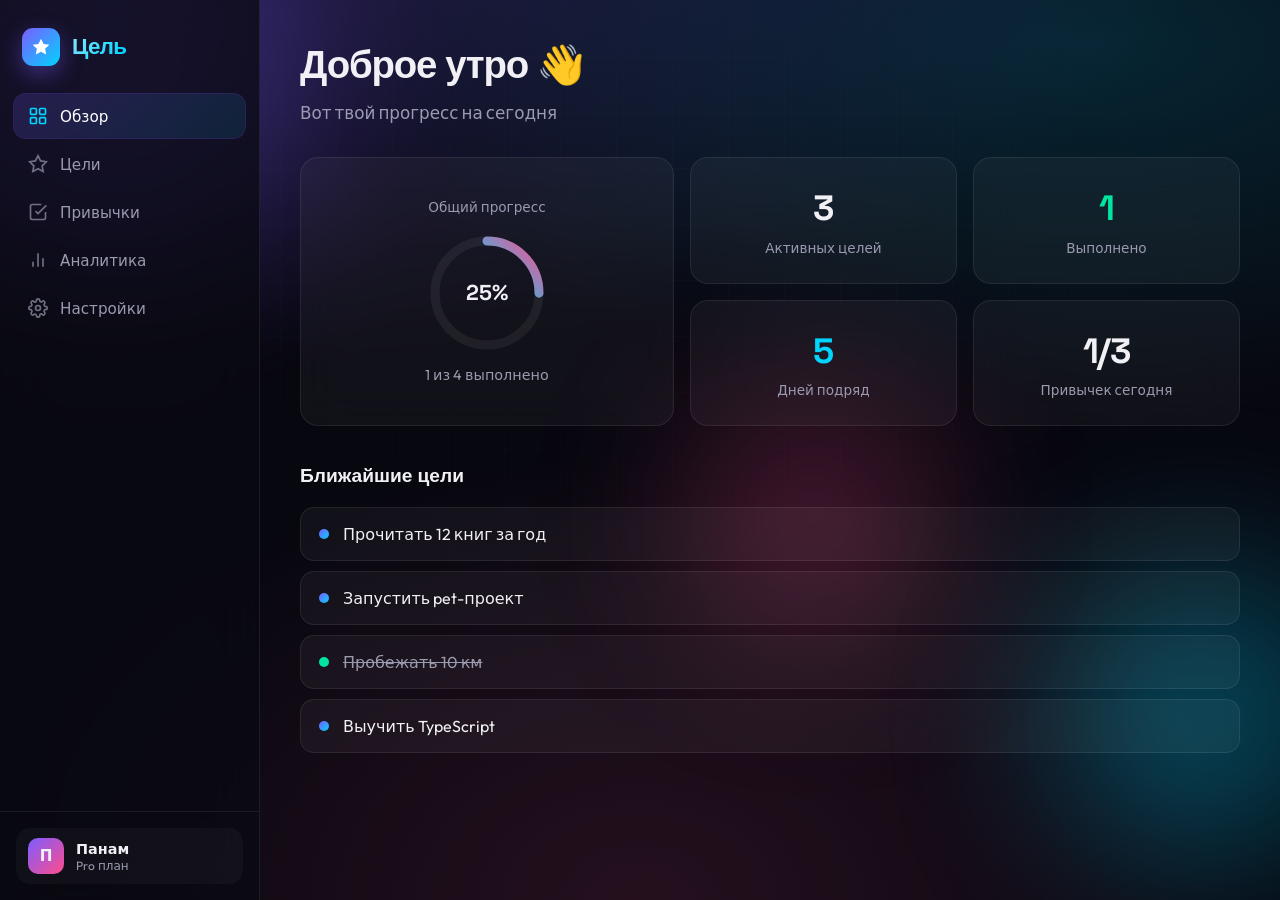
<file: index.html>
<!DOCTYPE html>
<html lang="ru">
<head>
  <meta charset="UTF-8" />
  <meta name="viewport" content="width=device-width, initial-scale=1.0" />
  
  <!-- Primary SEO -->
  <title>Цель — Трекер целей и привычек | Бесплатный онлайн-трекер</title>
  <meta name="description" content="Красивый бесплатный трекер целей и привычек с 3D-анимациями. Ставь цели, отмечай прогресс, развивай привычки и следи за статистикой. Без регистрации." />
  <meta name="keywords" content="трекер целей, трекер привычек, goal tracker, habit tracker, список целей, продуктивность, планирование, привычки" />
  <meta name="author" content="PanamCode" />
  <meta name="robots" content="index, follow" />
  <link rel="canonical" href="https://panamcode.github.io/goal-tracker/" />

  <!-- Open Graph / Social -->
  <meta property="og:type" content="website" />
  <meta property="og:url" content="https://panamcode.github.io/goal-tracker/" />
  <meta property="og:title" content="Цель — Трекер целей и привычек" />
  <meta property="og:description" content="Красивый бесплатный трекер целей и привычек с 3D-анимациями. Без регистрации." />
  <meta property="og:locale" content="ru_RU" />

  <!-- Twitter -->
  <meta name="twitter:card" content="summary_large_image" />
  <meta name="twitter:title" content="Цель — Трекер целей и привычек" />
  <meta name="twitter:description" content="Красивый бесплатный трекер целей и привычек с 3D-анимациями. Без регистрации." />

  <link rel="preconnect" href="https://fonts.googleapis.com">
  <link rel="preconnect" href="https://fonts.gstatic.com" crossorigin>
  <link href="https://fonts.googleapis.com/css2?family=Outfit:wght@300;400;500;600;700;800&family=Space+Grotesk:wght@400;500;600;700&display=swap" rel="stylesheet">
  <link rel="stylesheet" href="css/style.css">
</head>
<body>
  <div class="bg-gradient"></div>
  <div class="bg-mesh"></div>
  <div class="orb orb-1"></div>
  <div class="orb orb-2"></div>
  <div class="orb orb-3"></div>
  <canvas id="confetti"></canvas>

  <div class="app">
    <aside class="sidebar" id="sidebar">
      <div class="sidebar-top">
        <div class="logo">
          <div class="logo-icon">
            <svg viewBox="0 0 24 24"><path d="M12 2L15.09 8.26L22 9.27L17 14.14L18.18 21.02L12 17.77L5.82 21.02L7 14.14L2 9.27L8.91 8.26L12 2Z"/></svg>
          </div>
          <span>Цель</span>
        </div>
      </div>

      <nav class="nav">
        <button class="nav-item active" data-view="dashboard">
          <svg viewBox="0 0 24 24" fill="none" stroke="currentColor" stroke-width="2"><rect x="3" y="3" width="7" height="7" rx="1"/><rect x="14" y="3" width="7" height="7" rx="1"/><rect x="3" y="14" width="7" height="7" rx="1"/><rect x="14" y="14" width="7" height="7" rx="1"/></svg>
          <span>Обзор</span>
        </button>
        <button class="nav-item" data-view="goals">
          <svg viewBox="0 0 24 24" fill="none" stroke="currentColor" stroke-width="2"><path d="M12 2L15.09 8.26L22 9.27L17 14.14L18.18 21.02L12 17.77L5.82 21.02L7 14.14L2 9.27L8.91 8.26L12 2Z"/></svg>
          <span>Цели</span>
        </button>
        <button class="nav-item" data-view="habits">
          <svg viewBox="0 0 24 24" fill="none" stroke="currentColor" stroke-width="2"><path d="M9 11l3 3L22 4"/><path d="M21 12v7a2 2 0 01-2 2H5a2 2 0 01-2-2V5a2 2 0 012-2h11"/></svg>
          <span>Привычки</span>
        </button>
        <button class="nav-item" data-view="stats">
          <svg viewBox="0 0 24 24" fill="none" stroke="currentColor" stroke-width="2"><path d="M18 20V10M12 20V4M6 20v-6"/></svg>
          <span>Аналитика</span>
        </button>
        <button class="nav-item" data-view="settings">
          <svg viewBox="0 0 24 24" fill="none" stroke="currentColor" stroke-width="2"><circle cx="12" cy="12" r="3"/><path d="M19.4 15a1.65 1.65 0 00.33 1.82l.06.06a2 2 0 01-2.83 2.83l-.06-.06a1.65 1.65 0 00-1.82-.33 1.65 1.65 0 00-1 1.51V21a2 2 0 01-4 0v-.09A1.65 1.65 0 009 19.4a1.65 1.65 0 00-1.82.33l-.06.06a2 2 0 01-2.83-2.83l.06-.06A1.65 1.65 0 004.68 15a1.65 1.65 0 00-1.51-1H3a2 2 0 010-4h.09A1.65 1.65 0 004.6 9a1.65 1.65 0 00-.33-1.82l-.06-.06a2 2 0 012.83-2.83l.06.06A1.65 1.65 0 009 4.68a1.65 1.65 0 001-1.51V3a2 2 0 014 0v.09a1.65 1.65 0 001 1.51 1.65 1.65 0 001.82-.33l.06-.06a2 2 0 012.83 2.83l-.06.06A1.65 1.65 0 0019.4 9a1.65 1.65 0 001.51 1H21a2 2 0 010 4h-.09a1.65 1.65 0 00-1.51 1z"/></svg>
          <span>Настройки</span>
        </button>
      </nav>

      <div class="sidebar-bottom">
        <div class="user-chip">
          <div class="avatar">П</div>
          <div class="user-info">
            <strong>Панам</strong>
            <span>Pro план</span>
          </div>
        </div>
      </div>
    </aside>

    <button class="mobile-menu-btn" id="mobile-menu-btn" aria-label="Меню">
      <svg viewBox="0 0 24 24" fill="none" stroke="currentColor" stroke-width="2"><path d="M3 12h18M3 6h18M3 18h18"/></svg>
    </button>

    <main class="main">
      <section class="view active" id="view-dashboard">
        <div class="view-header">
          <div>
            <h1 class="view-title">Доброе утро 👋</h1>
            <p class="view-subtitle">Вот твой прогресс на сегодня</p>
          </div>
        </div>

        <div class="dash-grid">
          <div class="dash-card glass big">
            <div class="dash-card-label">Общий прогресс</div>
            <div class="ring-wrap large">
              <svg viewBox="0 0 120 120">
                <defs>
                  <linearGradient id="ringGradient" x1="0%" y1="0%" x2="100%" y2="100%">
                    <stop offset="0%" stop-color="#7c5cff"/>
                    <stop offset="50%" stop-color="#00d4ff"/>
                    <stop offset="100%" stop-color="#ff4d8d"/>
                  </linearGradient>
                </defs>
                <circle class="ring-bg" cx="60" cy="60" r="52"/>
                <circle class="ring-progress" id="dash-ring" cx="60" cy="60" r="52"/>
              </svg>
              <div class="ring-text" id="dash-percent">0%</div>
            </div>
            <p class="dash-card-desc" id="dash-label">Загрузка...</p>
          </div>

          <div class="dash-card glass">
            <div class="dash-stat">
              <span class="dash-stat-num" id="dash-goals">0</span>
              <span class="dash-stat-label">Активных целей</span>
            </div>
          </div>
          <div class="dash-card glass">
            <div class="dash-stat">
              <span class="dash-stat-num success" id="dash-done">0</span>
              <span class="dash-stat-label">Выполнено</span>
            </div>
          </div>
          <div class="dash-card glass">
            <div class="dash-stat">
              <span class="dash-stat-num accent" id="dash-streak">0</span>
              <span class="dash-stat-label">Дней подряд</span>
            </div>
          </div>
          <div class="dash-card glass">
            <div class="dash-stat">
              <span class="dash-stat-num" id="dash-habits">0</span>
              <span class="dash-stat-label">Привычек сегодня</span>
            </div>
          </div>
        </div>

        <div class="section-block">
          <h2 class="section-title">Ближайшие цели</h2>
          <div class="mini-goals" id="mini-goals"></div>
        </div>
      </section>

      <section class="view" id="view-goals">
        <div class="view-header">
          <div>
            <h1 class="view-title">Мои цели</h1>
            <p class="view-subtitle">Превращай мечты в результаты</p>
          </div>
        </div>

        <form class="add-form" id="add-form">
          <input type="text" id="goal-input" placeholder="Что хочешь достичь?" autocomplete="off" maxlength="120">
          <button type="submit" class="add-btn">
            <svg viewBox="0 0 24 24" fill="none" stroke="currentColor" stroke-width="2.5"><path d="M12 5v14M5 12h14"/></svg>
            Добавить
          </button>
        </form>

        <div class="filter-tabs" id="goal-filters">
          <button class="filter-tab active" data-filter="all">Все</button>
          <button class="filter-tab" data-filter="active">В процессе</button>
          <button class="filter-tab" data-filter="done">Готово</button>
        </div>

        <div class="goals-grid" id="goals-grid"></div>
      </section>

      <section class="view" id="view-habits">
        <div class="view-header">
          <div>
            <h1 class="view-title">Привычки</h1>
            <p class="view-subtitle">Строй систему каждый день</p>
          </div>
        </div>

        <form class="add-form" id="habit-form">
          <input type="text" id="habit-input" placeholder="Новая привычка..." autocomplete="off" maxlength="80">
          <button type="submit" class="add-btn">
            <svg viewBox="0 0 24 24" fill="none" stroke="currentColor" stroke-width="2.5"><path d="M12 5v14M5 12h14"/></svg>
            Добавить
          </button>
        </form>

        <div class="habits-list" id="habits-list"></div>
      </section>

      <section class="view" id="view-stats">
        <div class="view-header">
          <div>
            <h1 class="view-title">Аналитика</h1>
            <p class="view-subtitle">Твой путь в цифрах</p>
          </div>
        </div>

        <div class="stats-grid">
          <div class="stats-card glass">
            <h3>Выполнение целей</h3>
            <div class="bar-chart" id="goals-chart"></div>
          </div>
          <div class="stats-card glass">
            <h3>Привычки за неделю</h3>
            <div class="week-bars" id="week-bars"></div>
          </div>
          <div class="stats-card glass wide">
            <h3>Активность</h3>
            <div class="activity-heatmap" id="heatmap"></div>
          </div>
        </div>
      </section>

      <section class="view" id="view-settings">
        <div class="view-header">
          <div>
            <h1 class="view-title">Настройки</h1>
            <p class="view-subtitle">Персонализируй опыт</p>
          </div>
        </div>

        <div class="settings-list">
          <div class="settings-group glass">
            <h3>Внешний вид</h3>
            <label class="setting-row">
              <span>Анимации</span>
              <input type="checkbox" id="setting-anim" checked>
            </label>
            <label class="setting-row">
              <span>Конфетти</span>
              <input type="checkbox" id="setting-confetti" checked>
            </label>
          </div>
          <div class="settings-group glass">
            <h3>Данные</h3>
            <button class="setting-btn danger" id="clear-data">Очистить все данные</button>
          </div>
          <div class="settings-group glass">
            <h3>О проекте</h3>
            <p class="about-text">Цель — трекер мечтаний. Сделано с любовью к деталям и 3D-анимациям.</p>
          </div>
        </div>
      </section>
    </main>
  </div>

  <div class="toast" id="toast"></div>
  <script src="js/app.js"></script>
</body>
</html>
</file>
<file: css/style.css>
:root {
  --bg: #07070f;
  --card: rgba(255, 255, 255, 0.045);
  --card-border: rgba(255, 255, 255, 0.08);
  --text: #f0f0f5;
  --muted: #9a9ab0;
  --accent1: #7c5cff;
  --accent2: #00d4ff;
  --accent3: #ff4d8d;
  --success: #00e5a0;
  --danger: #ff5c7a;
  --radius: 18px;
  --sidebar-w: 260px;
  --shadow: 0 25px 50px -12px rgba(0, 0, 0, 0.5);
  --ease: cubic-bezier(0.16, 1, 0.3, 1);
}

* { margin: 0; padding: 0; box-sizing: border-box; }
html { scroll-behavior: smooth; }

body {
  font-family: 'Outfit', system-ui, sans-serif;
  background: var(--bg);
  color: var(--text);
  min-height: 100vh;
  overflow-x: hidden;
  line-height: 1.5;
}

/* Background */
.bg-gradient {
  position: fixed; inset: 0; z-index: -2;
  background:
    radial-gradient(ellipse 80% 50% at 15% -10%, rgba(124, 92, 255, 0.22), transparent),
    radial-gradient(ellipse 60% 40% at 85% 5%, rgba(0, 212, 255, 0.15), transparent),
    radial-gradient(ellipse 50% 50% at 50% 100%, rgba(255, 77, 141, 0.12), transparent),
    var(--bg);
}
.bg-mesh {
  position: fixed; inset: 0; z-index: -1;
  background-image:
    linear-gradient(rgba(255,255,255,0.018) 1px, transparent 1px),
    linear-gradient(90deg, rgba(255,255,255,0.018) 1px, transparent 1px);
  background-size: 56px 56px;
  mask-image: radial-gradient(ellipse 70% 50% at 50% 30%, black, transparent);
  pointer-events: none;
}
.orb {
  position: fixed; border-radius: 50%; filter: blur(90px); opacity: 0.35; z-index: -1;
  animation: float 22s ease-in-out infinite; pointer-events: none;
}
.orb-1 { width: 380px; height: 380px; background: var(--accent1); top: -120px; left: -80px; }
.orb-2 { width: 280px; height: 280px; background: var(--accent2); bottom: 5%; right: -60px; animation-delay: -8s; }
.orb-3 { width: 220px; height: 220px; background: var(--accent3); top: 45%; left: 55%; animation-delay: -15s; }
@keyframes float {
  0%, 100% { transform: translate(0,0) scale(1); }
  33% { transform: translate(25px,-35px) scale(1.04); }
  66% { transform: translate(-18px,18px) scale(0.96); }
}

/* App layout */
.app {
  display: flex;
  min-height: 100vh;
}

/* Sidebar */
.sidebar {
  width: var(--sidebar-w);
  min-height: 100vh;
  position: fixed;
  left: 0; top: 0; bottom: 0;
  background: rgba(10, 10, 18, 0.75);
  border-right: 1px solid var(--card-border);
  backdrop-filter: blur(28px);
  display: flex;
  flex-direction: column;
  z-index: 50;
  transform: translateX(0);
  transition: transform 0.4s var(--ease);
}
.sidebar-top { padding: 28px 22px 20px; }
.logo {
  display: flex; align-items: center; gap: 12px;
  font-family: 'Space Grotesk', sans-serif;
  font-weight: 700; font-size: 1.4rem; letter-spacing: -0.03em;
  background: linear-gradient(135deg, #fff 0%, var(--accent2) 50%, var(--accent1) 100%);
  -webkit-background-clip: text; -webkit-text-fill-color: transparent; background-clip: text;
}
.logo-icon {
  width: 38px; height: 38px;
  background: linear-gradient(135deg, var(--accent1), var(--accent2));
  border-radius: 11px; display: grid; place-items: center;
  box-shadow: 0 8px 22px rgba(124, 92, 255, 0.4);
  transition: transform 0.45s var(--ease);
}
.logo-icon:hover { transform: rotateY(18deg) rotateX(10deg) scale(1.08); }
.logo-icon svg { width: 20px; height: 20px; fill: white; }

.nav { flex: 1; padding: 8px 14px; display: flex; flex-direction: column; gap: 4px; }
.nav-item {
  display: flex; align-items: center; gap: 12px;
  padding: 12px 14px; border: none; background: transparent;
  color: var(--muted); font-family: inherit; font-size: 0.95rem; font-weight: 500;
  border-radius: 12px; cursor: pointer; text-align: left;
  transition: all 0.3s var(--ease);
}
.nav-item svg { width: 20px; height: 20px; flex-shrink: 0; opacity: 0.7; transition: opacity 0.25s; }
.nav-item:hover { background: rgba(255,255,255,0.05); color: var(--text); }
.nav-item:hover svg { opacity: 1; }
.nav-item.active {
  background: linear-gradient(135deg, rgba(124,92,255,0.18), rgba(0,212,255,0.1));
  color: #fff;
  box-shadow: 0 0 0 1px rgba(124,92,255,0.25);
}
.nav-item.active svg { opacity: 1; stroke: var(--accent2); }

.sidebar-bottom { padding: 16px; border-top: 1px solid var(--card-border); }
.user-chip {
  display: flex; align-items: center; gap: 12px;
  padding: 10px 12px; border-radius: 14px;
  background: rgba(255,255,255,0.03);
}
.avatar {
  width: 36px; height: 36px; border-radius: 10px;
  background: linear-gradient(135deg, var(--accent1), var(--accent3));
  display: grid; place-items: center; font-weight: 700; font-size: 0.95rem;
}
.user-info { display: flex; flex-direction: column; line-height: 1.25; }
.user-info strong { font-size: 0.9rem; }
.user-info span { font-size: 0.75rem; color: var(--muted); }

/* Mobile menu */
.mobile-menu-btn {
  display: none;
  position: fixed; top: 18px; left: 18px; z-index: 60;
  width: 44px; height: 44px; border-radius: 12px;
  background: var(--card); border: 1px solid var(--card-border);
  color: var(--text); cursor: pointer;
  backdrop-filter: blur(16px);
}
.mobile-menu-btn svg { width: 22px; height: 22px; }

/* Main */
.main {
  flex: 1;
  margin-left: var(--sidebar-w);
  padding: 36px 40px 60px;
  min-height: 100vh;
  position: relative;
}

/* Views */
.view {
  display: none;
  opacity: 0;
  transform: translateY(24px) rotateX(8deg);
  transform-origin: top center;
}
.view.active {
  display: block;
  animation: viewIn 0.7s var(--ease) forwards;
}
@keyframes viewIn {
  to { opacity: 1; transform: translateY(0) rotateX(0); }
}

.view-header { margin-bottom: 32px; }
.view-title {
  font-family: 'Space Grotesk', sans-serif;
  font-size: clamp(1.8rem, 4vw, 2.4rem);
  font-weight: 700; letter-spacing: -0.03em; margin-bottom: 6px;
}
.view-subtitle { color: var(--muted); font-size: 1.05rem; }

/* Glass */
.glass {
  background: var(--card);
  border: 1px solid var(--card-border);
  backdrop-filter: blur(20px);
  border-radius: var(--radius);
}

/* Dashboard */
.dash-grid {
  display: grid;
  grid-template-columns: 1.4fr 1fr 1fr;
  gap: 16px;
  margin-bottom: 36px;
}
.dash-card {
  padding: 24px;
  display: flex; flex-direction: column; align-items: center; justify-content: center;
  transition: transform 0.4s var(--ease), box-shadow 0.4s;
  transform-style: preserve-3d;
}
.dash-card:hover {
  transform: translateY(-6px) rotateX(3deg);
  box-shadow: 0 20px 40px -12px rgba(124,92,255,0.2);
}
.dash-card.big { grid-row: span 2; padding: 32px; }
.dash-card-label { font-size: 0.85rem; color: var(--muted); margin-bottom: 16px; }
.dash-card-desc { font-size: 0.9rem; color: var(--muted); margin-top: 12px; text-align: center; }

.ring-wrap { position: relative; width: 90px; height: 90px; }
.ring-wrap.large { width: 120px; height: 120px; }
.ring-wrap svg { transform: rotate(-90deg); width: 100%; height: 100%; }
.ring-bg { fill: none; stroke: rgba(255,255,255,0.06); stroke-width: 8; }
.ring-progress {
  fill: none; stroke: url(#ringGradient); stroke-width: 8; stroke-linecap: round;
  stroke-dasharray: 326.7; stroke-dashoffset: 326.7;
  transition: stroke-dashoffset 1.4s var(--ease);
}
.ring-wrap.large .ring-bg, .ring-wrap.large .ring-progress { stroke-width: 9; }
.ring-text {
  position: absolute; inset: 0; display: grid; place-items: center;
  font-weight: 700; font-size: 1.35rem; font-family: 'Space Grotesk', sans-serif;
}

.dash-stat { text-align: center; }
.dash-stat-num {
  display: block; font-family: 'Space Grotesk', sans-serif;
  font-size: 2.2rem; font-weight: 700; letter-spacing: -0.03em;
}
.dash-stat-num.success { color: var(--success); }
.dash-stat-num.accent { color: var(--accent2); }
.dash-stat-label { font-size: 0.85rem; color: var(--muted); }

.section-block { margin-top: 8px; }
.section-title {
  font-family: 'Space Grotesk', sans-serif;
  font-size: 1.2rem; font-weight: 600; margin-bottom: 16px;
}
.mini-goals { display: flex; flex-direction: column; gap: 10px; }
.mini-goal {
  display: flex; align-items: center; gap: 14px;
  padding: 14px 18px; border-radius: 14px;
  background: var(--card); border: 1px solid var(--card-border);
  transition: transform 0.3s var(--ease);
}
.mini-goal:hover { transform: translateX(6px); }
.mini-goal .dot {
  width: 10px; height: 10px; border-radius: 50%;
  background: linear-gradient(135deg, var(--accent1), var(--accent2));
  flex-shrink: 0;
}
.mini-goal.done .dot { background: var(--success); }
.mini-goal.done span { text-decoration: line-through; color: var(--muted); }

/* Add form */
.add-form {
  display: flex; gap: 8px; padding: 8px;
  background: var(--card); border: 1px solid var(--card-border);
  border-radius: calc(var(--radius) + 2px); margin-bottom: 20px;
  backdrop-filter: blur(20px);
  transition: border-color 0.3s, box-shadow 0.3s;
}
.add-form:focus-within {
  border-color: rgba(124,92,255,0.45);
  box-shadow: 0 0 0 4px rgba(124,92,255,0.1);
}
.add-form input {
  flex: 1; background: transparent; border: none; outline: none;
  color: var(--text); font-family: inherit; font-size: 1.05rem; padding: 14px 16px;
}
.add-form input::placeholder { color: var(--muted); }
.add-btn {
  background: linear-gradient(135deg, var(--accent1), var(--accent2));
  border: none; color: white; font-family: inherit; font-weight: 600;
  padding: 0 24px; border-radius: var(--radius); cursor: pointer;
  display: flex; align-items: center; gap: 8px;
  transition: transform 0.25s, box-shadow 0.25s;
  box-shadow: 0 8px 22px rgba(124,92,255,0.35);
}
.add-btn:hover { transform: scale(1.03); box-shadow: 0 12px 28px rgba(124,92,255,0.45); }
.add-btn svg { width: 18px; height: 18px; }

/* Filters */
.filter-tabs {
  display: flex; gap: 6px; margin-bottom: 22px;
  background: var(--card); border: 1px solid var(--card-border);
  padding: 5px; border-radius: 12px; width: fit-content;
}
.filter-tab {
  background: transparent; border: none; color: var(--muted);
  font-family: inherit; font-size: 0.9rem; font-weight: 500;
  padding: 8px 16px; border-radius: 8px; cursor: pointer;
  transition: all 0.25s var(--ease);
}
.filter-tab.active {
  background: linear-gradient(135deg, var(--accent1), var(--accent2));
  color: white; box-shadow: 0 4px 12px rgba(124,92,255,0.3);
}
.filter-tab:hover:not(.active) { color: var(--text); background: rgba(255,255,255,0.05); }

/* Goals grid */
.goals-grid {
  display: grid;
  grid-template-columns: repeat(auto-fill, minmax(280px, 1fr));
  gap: 16px;
  perspective: 1100px;
}
.goal-card {
  background: var(--card); border: 1px solid var(--card-border);
  backdrop-filter: blur(18px); border-radius: var(--radius);
  padding: 22px; position: relative; overflow: hidden;
  transform-style: preserve-3d;
  opacity: 0;
  transform: translateY(90px) translateZ(-160px) rotateX(50deg) scale(0.7);
  animation: card3dIn 0.85s var(--ease) forwards;
  transition: transform 0.45s var(--ease), box-shadow 0.35s, border-color 0.3s;
}
.goal-card::before {
  content: ''; position: absolute; top: 0; left: 0; right: 0; height: 3px;
  background: linear-gradient(90deg, var(--accent1), var(--accent2), var(--accent3));
  opacity: 0; transition: opacity 0.3s;
}
.goal-card:hover {
  transform: translateY(-10px) rotateX(5deg) rotateY(-3deg) scale(1.015);
  box-shadow: 0 28px 50px -12px rgba(0,0,0,0.45), 0 0 0 1px rgba(124,92,255,0.2);
  border-color: rgba(124,92,255,0.28);
}
.goal-card:hover::before { opacity: 1; }
.goal-card.completed { opacity: 0.72; }
.goal-card.completed .goal-title { text-decoration: line-through; color: var(--muted); }

.goal-card:nth-child(3n+1) { --ry: -28deg; }
.goal-card:nth-child(3n+2) { --ry: 20deg; }
.goal-card:nth-child(3n+3) { --ry: -6deg; }

@keyframes card3dIn {
  0% { opacity: 0; transform: translateY(90px) translateZ(-180px) rotateX(55deg) rotateY(var(--ry,-20deg)) scale(0.6); }
  60% { opacity: 1; }
  80% { transform: translateY(-10px) translateZ(20px) rotateX(-3deg) scale(1.03); }
  100% { opacity: 1; transform: translateY(0) translateZ(0) rotateX(0) rotateY(0) scale(1); }
}

.goal-top { display: flex; align-items: flex-start; gap: 12px; margin-bottom: 14px; }
.goal-check {
  width: 26px; height: 26px; border-radius: 50%;
  border: 2px solid rgba(255,255,255,0.2); background: transparent;
  cursor: pointer; display: grid; place-items: center; flex-shrink: 0;
  transition: all 0.3s var(--ease);
}
.goal-check:hover { border-color: var(--success); transform: scale(1.12); }
.goal-check.checked {
  background: linear-gradient(135deg, var(--success), #00c48c);
  border-color: transparent; box-shadow: 0 4px 14px rgba(0,229,160,0.35);
}
.goal-check svg {
  width: 13px; height: 13px; stroke: white; stroke-width: 3; fill: none;
  opacity: 0; transform: scale(0.4); transition: all 0.3s var(--ease);
}
.goal-check.checked svg { opacity: 1; transform: scale(1); }
.goal-title { font-size: 1.1rem; font-weight: 600; flex: 1; line-height: 1.35; }
.goal-delete {
  background: transparent; border: none; color: var(--muted); cursor: pointer;
  padding: 4px; border-radius: 8px; opacity: 0; transition: all 0.25s;
}
.goal-card:hover .goal-delete { opacity: 1; }
.goal-delete:hover { color: var(--danger); background: rgba(255,92,122,0.12); }
.goal-delete svg { width: 17px; height: 17px; }
.goal-meta {
  display: flex; align-items: center; gap: 12px;
  margin-top: 14px; padding-top: 14px;
  border-top: 1px solid rgba(255,255,255,0.06);
}
.goal-date { font-size: 0.78rem; color: var(--muted); display: flex; align-items: center; gap: 5px; }
.priority {
  font-size: 0.7rem; font-weight: 600; padding: 3px 9px; border-radius: 999px;
  text-transform: uppercase; letter-spacing: 0.04em;
}
.priority.high { background: rgba(255,92,122,0.15); color: var(--danger); }
.priority.medium { background: rgba(255,184,0,0.15); color: #ffb800; }
.priority.low { background: rgba(0,229,160,0.15); color: var(--success); }

.empty-state {
  grid-column: 1 / -1; text-align: center; padding: 50px 20px; color: var(--muted);
}
.empty-state h3 { font-size: 1.2rem; color: var(--text); margin-bottom: 6px; }

/* Habits */
.habits-list { display: flex; flex-direction: column; gap: 12px; }
.habit-card {
  display: flex; align-items: center; gap: 16px;
  padding: 18px 20px; border-radius: var(--radius);
  background: var(--card); border: 1px solid var(--card-border);
  backdrop-filter: blur(16px);
  opacity: 0; transform: translateX(-30px);
  animation: slideIn 0.5s var(--ease) forwards;
  transition: transform 0.3s, border-color 0.3s;
}
.habit-card:hover { transform: translateX(4px); border-color: rgba(124,92,255,0.25); }
@keyframes slideIn {
  to { opacity: 1; transform: translateX(0); }
}
.habit-check {
  width: 28px; height: 28px; border-radius: 8px;
  border: 2px solid rgba(255,255,255,0.2); background: transparent;
  cursor: pointer; display: grid; place-items: center; flex-shrink: 0;
  transition: all 0.3s var(--ease);
}
.habit-check.checked {
  background: linear-gradient(135deg, var(--accent1), var(--accent2));
  border-color: transparent;
}
.habit-check svg {
  width: 14px; height: 14px; stroke: white; stroke-width: 3; fill: none;
  opacity: 0; transform: scale(0.4); transition: all 0.25s;
}
.habit-check.checked svg { opacity: 1; transform: scale(1); }
.habit-info { flex: 1; }
.habit-name { font-weight: 600; font-size: 1.05rem; }
.habit-streak { font-size: 0.8rem; color: var(--muted); margin-top: 2px; }
.habit-delete {
  background: transparent; border: none; color: var(--muted); cursor: pointer;
  opacity: 0; transition: all 0.25s; padding: 6px; border-radius: 8px;
}
.habit-card:hover .habit-delete { opacity: 1; }
.habit-delete:hover { color: var(--danger); }

/* Stats */
.stats-grid {
  display: grid;
  grid-template-columns: 1fr 1fr;
  gap: 16px;
}
.stats-card {
  padding: 24px;
}
.stats-card.wide { grid-column: 1 / -1; }
.stats-card h3 {
  font-size: 1rem; font-weight: 600; margin-bottom: 20px; color: var(--muted);
}
.bar-chart { display: flex; align-items: flex-end; gap: 12px; height: 140px; }
.bar {
  flex: 1; background: linear-gradient(180deg, var(--accent1), var(--accent2));
  border-radius: 8px 8px 4px 4px; min-height: 8px;
  transition: height 0.8s var(--ease);
  position: relative;
}
.bar span {
  position: absolute; bottom: -22px; left: 50%; transform: translateX(-50%);
  font-size: 0.7rem; color: var(--muted); white-space: nowrap;
}
.week-bars { display: flex; align-items: flex-end; gap: 10px; height: 120px; }
.week-bar {
  flex: 1; background: rgba(124,92,255,0.25); border-radius: 6px 6px 3px 3px;
  transition: height 0.7s var(--ease); position: relative;
}
.week-bar.filled { background: linear-gradient(180deg, var(--accent2), var(--accent1)); }
.week-bar span {
  position: absolute; bottom: -20px; left: 50%; transform: translateX(-50%);
  font-size: 0.7rem; color: var(--muted);
}
.activity-heatmap {
  display: grid;
  grid-template-columns: repeat(14, 1fr);
  gap: 5px;
}
.heat-cell {
  aspect-ratio: 1;
  border-radius: 4px;
  background: rgba(255,255,255,0.04);
  transition: background 0.3s;
}
.heat-cell.l1 { background: rgba(124,92,255,0.2); }
.heat-cell.l2 { background: rgba(124,92,255,0.4); }
.heat-cell.l3 { background: rgba(124,92,255,0.65); }
.heat-cell.l4 { background: linear-gradient(135deg, var(--accent1), var(--accent2)); }

/* Settings */
.settings-list { display: flex; flex-direction: column; gap: 16px; max-width: 520px; }
.settings-group { padding: 22px 24px; }
.settings-group h3 { font-size: 0.95rem; font-weight: 600; margin-bottom: 16px; color: var(--muted); }
.setting-row {
  display: flex; align-items: center; justify-content: space-between;
  padding: 12px 0; border-bottom: 1px solid rgba(255,255,255,0.05);
  cursor: pointer;
}
.setting-row:last-child { border-bottom: none; }
.setting-row input[type="checkbox"] {
  width: 42px; height: 24px; appearance: none; background: rgba(255,255,255,0.1);
  border-radius: 999px; position: relative; cursor: pointer; transition: background 0.25s;
}
.setting-row input[type="checkbox"]::after {
  content: ''; position: absolute; top: 3px; left: 3px;
  width: 18px; height: 18px; background: white; border-radius: 50%;
  transition: transform 0.25s var(--ease);
}
.setting-row input[type="checkbox"]:checked {
  background: linear-gradient(135deg, var(--accent1), var(--accent2));
}
.setting-row input[type="checkbox"]:checked::after { transform: translateX(18px); }
.setting-btn {
  width: 100%; padding: 12px; border-radius: 12px; border: none;
  font-family: inherit; font-weight: 600; font-size: 0.95rem; cursor: pointer;
  transition: all 0.25s;
}
.setting-btn.danger {
  background: rgba(255,92,122,0.12); color: var(--danger);
}
.setting-btn.danger:hover { background: rgba(255,92,122,0.22); }
.about-text { color: var(--muted); font-size: 0.95rem; line-height: 1.6; }

/* Toast */
.toast {
  position: fixed; bottom: 28px; left: 50%;
  transform: translateX(-50%) translateY(100px) scale(0.9);
  background: linear-gradient(135deg, rgba(18,18,30,0.96), rgba(28,28,45,0.96));
  border: 1px solid rgba(255,255,255,0.1);
  backdrop-filter: blur(20px); color: white;
  padding: 13px 22px; border-radius: 14px; font-weight: 500;
  box-shadow: 0 18px 36px rgba(0,0,0,0.4); z-index: 100;
  opacity: 0; transition: all 0.45s var(--ease);
}
.toast.show { transform: translateX(-50%) translateY(0) scale(1); opacity: 1; }

#confetti { position: fixed; inset: 0; pointer-events: none; z-index: 99; }

/* Responsive */
@media (max-width: 960px) {
  .dash-grid { grid-template-columns: 1fr 1fr; }
  .dash-card.big { grid-column: 1 / -1; grid-row: auto; }
  .stats-grid { grid-template-columns: 1fr; }
  .stats-card.wide { grid-column: auto; }
}
@media (max-width: 768px) {
  .sidebar {
    transform: translateX(-100%);
  }
  .sidebar.open { transform: translateX(0); }
  .mobile-menu-btn { display: grid; place-items: center; }
  .main { margin-left: 0; padding: 70px 20px 50px; }
  .dash-grid { grid-template-columns: 1fr; }
}
</file>
